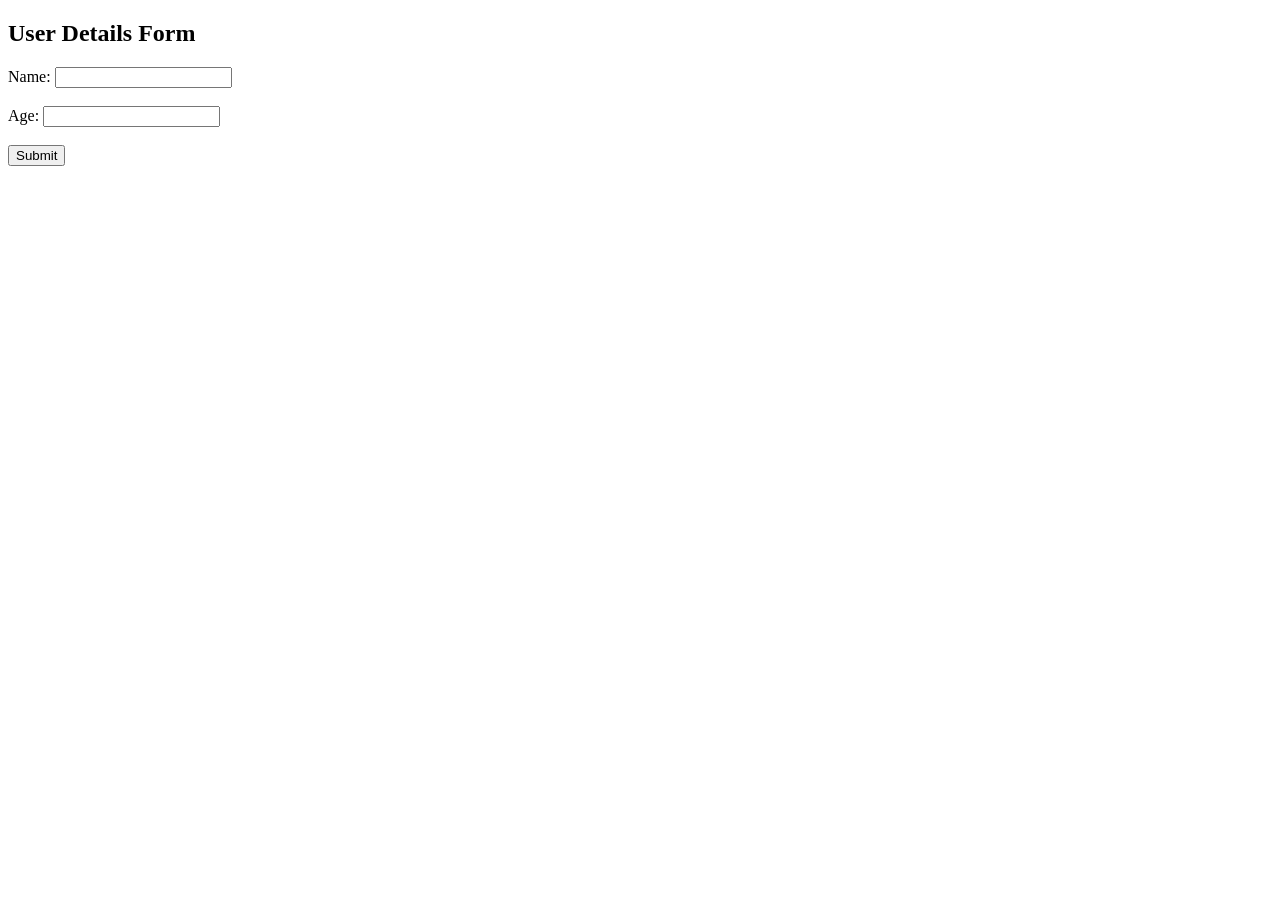
<file: exp 4/Index.html>
<!DOCTYPE html>
<html>
<head>
    <title>User Form</title>
</head>
<body>
    <h2>User Details Form</h2>
<form action="/Web_Form/UserServlet" method="post">
        Name: <input type="text" name="name" required><br><br>
        Age: <input type="text" name="age" required><br><br>
        <input type="submit" value="Submit">
    </form>
</body>
</html>
</file>
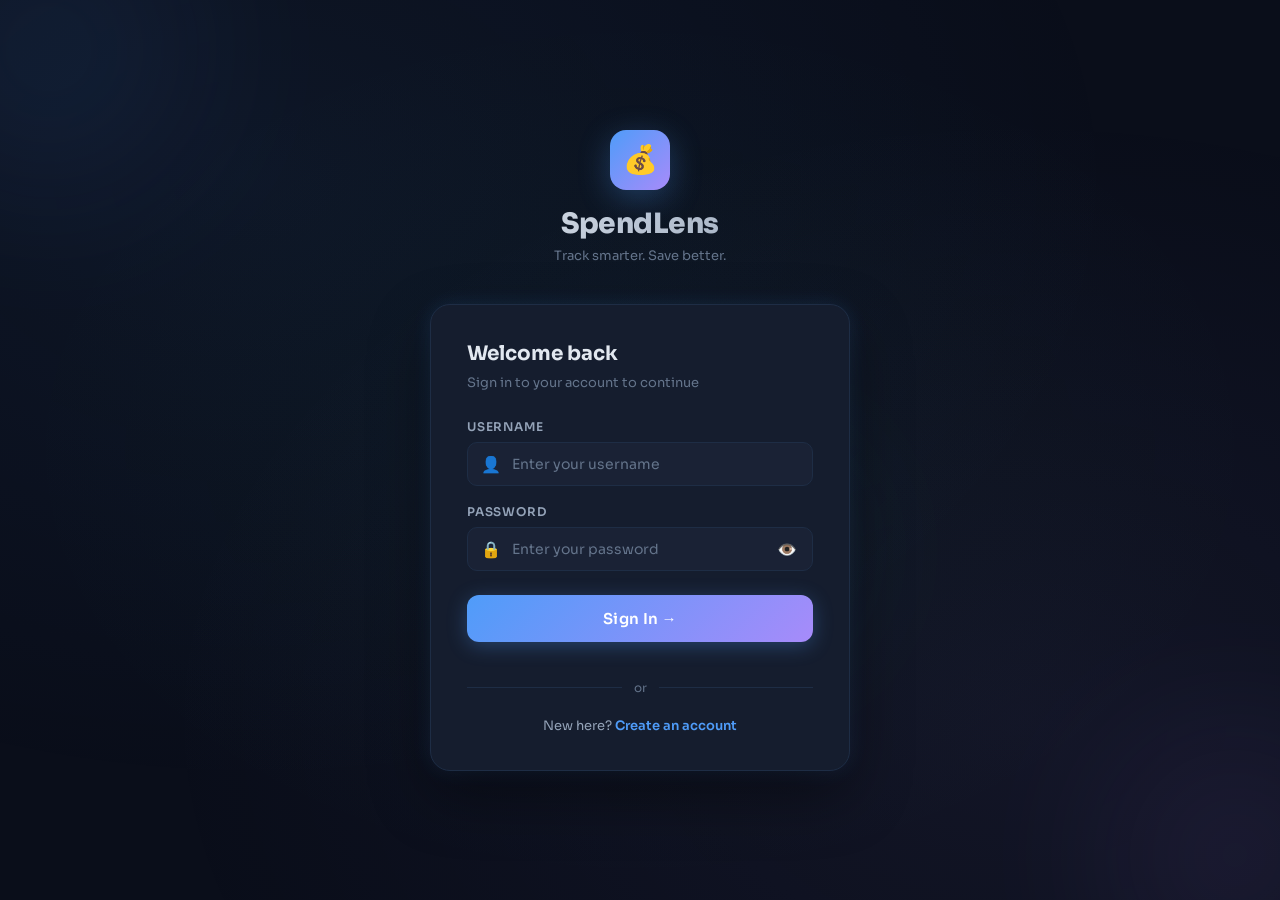
<file: Mini Project/index.html>
<!DOCTYPE html>
<html lang="en">
<head>
  <meta charset="UTF-8">
  <meta name="viewport" content="width=device-width, initial-scale=1.0">
  <title>SpendLens — Login</title>
  <link rel="stylesheet" href="css/style.css">
  <style>
    .auth-wrap {
      min-height: 100vh;
      display: flex;
      align-items: center;
      justify-content: center;
      padding: 24px;
      position: relative;
      z-index: 1;
    }

    .auth-box {
      width: 100%;
      max-width: 420px;
      animation: fadeUp 0.5s ease forwards;
    }

    @keyframes fadeUp {
      from { opacity: 0; transform: translateY(24px); }
      to { opacity: 1; transform: translateY(0); }
    }

    .brand {
      text-align: center;
      margin-bottom: 40px;
    }

    .brand-icon {
      width: 60px; height: 60px;
      background: linear-gradient(135deg, var(--accent), var(--accent2));
      border-radius: 16px;
      display: inline-flex;
      align-items: center;
      justify-content: center;
      font-size: 28px;
      margin-bottom: 16px;
      box-shadow: 0 8px 32px rgba(79,156,249,0.3);
    }

    .brand h1 {
      font-size: 28px;
      font-weight: 800;
      background: linear-gradient(135deg, var(--text) 0%, var(--text2) 100%);
      -webkit-background-clip: text;
      -webkit-text-fill-color: transparent;
      background-clip: text;
      letter-spacing: -0.5px;
    }

    .brand p {
      color: var(--text3);
      font-size: 13px;
      margin-top: 6px;
    }

    .auth-card {
      background: var(--card);
      border: 1px solid var(--border);
      border-radius: 20px;
      padding: 36px;
      box-shadow: 0 24px 60px rgba(0,0,0,0.4), var(--glow);
    }

    .auth-card h2 {
      font-size: 20px;
      font-weight: 700;
      margin-bottom: 8px;
    }

    .auth-card .subtitle {
      color: var(--text3);
      font-size: 13px;
      margin-bottom: 28px;
    }

    .form-stack {
      display: flex;
      flex-direction: column;
      gap: 18px;
    }

    .input-icon-wrap {
      position: relative;
    }

    .input-icon-wrap input {
      width: 100%;
      padding-left: 44px;
    }

    .input-icon {
      position: absolute;
      left: 14px;
      top: 50%;
      transform: translateY(-50%);
      color: var(--text3);
      font-size: 16px;
      pointer-events: none;
    }

    .eye-btn {
      position: absolute;
      right: 14px;
      top: 50%;
      transform: translateY(-50%);
      background: none;
      border: none;
      color: var(--text3);
      cursor: pointer;
      font-size: 16px;
      padding: 2px;
      transition: color 0.2s;
    }
    .eye-btn:hover { color: var(--accent); }

    .btn-full {
      width: 100%;
      justify-content: center;
      padding: 14px;
      font-size: 15px;
      border-radius: 12px;
      margin-top: 6px;
    }

    .divider {
      display: flex;
      align-items: center;
      gap: 12px;
      margin: 20px 0 4px;
      color: var(--text3);
      font-size: 12px;
    }
    .divider::before, .divider::after {
      content: '';
      flex: 1;
      height: 1px;
      background: var(--border);
    }

    .register-link {
      text-align: center;
      font-size: 13px;
      color: var(--text2);
    }
    .register-link a {
      color: var(--accent);
      text-decoration: none;
      font-weight: 600;
    }
    .register-link a:hover { text-decoration: underline; }

    .floating-shapes {
      position: fixed;
      inset: 0;
      pointer-events: none;
      overflow: hidden;
      z-index: 0;
    }
    .shape {
      position: absolute;
      border-radius: 50%;
      filter: blur(80px);
      opacity: 0.08;
      animation: float 8s ease-in-out infinite;
    }
    .shape1 { width: 300px; height: 300px; background: var(--accent); top: -100px; left: -100px; animation-delay: 0s; }
    .shape2 { width: 250px; height: 250px; background: var(--accent2); bottom: -80px; right: -80px; animation-delay: 3s; }
    .shape3 { width: 200px; height: 200px; background: var(--accent3); top: 50%; left: 50%; animation-delay: 1.5s; }

    @keyframes float {
      0%, 100% { transform: translate(0, 0) scale(1); }
      50% { transform: translate(20px, -20px) scale(1.05); }
    }
  </style>
</head>
<body>
  <div class="floating-shapes">
    <div class="shape shape1"></div>
    <div class="shape shape2"></div>
    <div class="shape shape3"></div>
  </div>

  <div class="auth-wrap">
    <div class="auth-box">
      <div class="brand">
        <div class="brand-icon">💰</div>
        <h1>SpendLens</h1>
        <p>Track smarter. Save better.</p>
      </div>

      <div class="auth-card">
        <h2>Welcome back</h2>
        <p class="subtitle">Sign in to your account to continue</p>

        <div class="form-stack">
          <div class="input-group">
            <label>Username</label>
            <div class="input-icon-wrap">
              <span class="input-icon">👤</span>
              <input type="text" id="username" placeholder="Enter your username" autocomplete="username">
            </div>
          </div>

          <div class="input-group">
            <label>Password</label>
            <div class="input-icon-wrap">
              <span class="input-icon">🔒</span>
              <input type="password" id="password" placeholder="Enter your password" autocomplete="current-password">
              <button class="eye-btn" onclick="togglePwd()" id="eyeBtn">👁️</button>
            </div>
          </div>

          <button class="btn btn-primary btn-full" onclick="doLogin()">
            Sign In →
          </button>

          <div class="divider">or</div>

          <div class="register-link">
            New here? <a href="pages/register.html">Create an account</a>
          </div>
        </div>
      </div>
    </div>
  </div>

  <div id="toast"><span class="dot"></span><span class="msg"></span></div>

  <script src="js/app.js"></script>
  <script>
    Auth.requireGuest();

    function togglePwd() {
      const inp = document.getElementById('password');
      const btn = document.getElementById('eyeBtn');
      if (inp.type === 'password') {
        inp.type = 'text';
        btn.textContent = '🙈';
      } else {
        inp.type = 'password';
        btn.textContent = '👁️';
      }
    }

    function doLogin() {
      const username = document.getElementById('username').value.trim();
      const password = document.getElementById('password').value;

      if (!username || !password) {
        showToast('Please fill in all fields', 'error');
        return;
      }

      const users = Storage.getUsers();
      const user = users.find(u => u.username === username && u.password === password);

      if (!user) {
        showToast('Invalid username or password', 'error');
        return;
      }

      Storage.setCurrentUser(username);
      showToast('Welcome back, ' + user.name + '!', 'success');
      setTimeout(() => { window.location.href = 'pages/dashboard.html'; }, 800);
    }

    // Enter key support
    document.addEventListener('keydown', (e) => {
      if (e.key === 'Enter') doLogin();
    });
  </script>
</body>
</html>
</file>
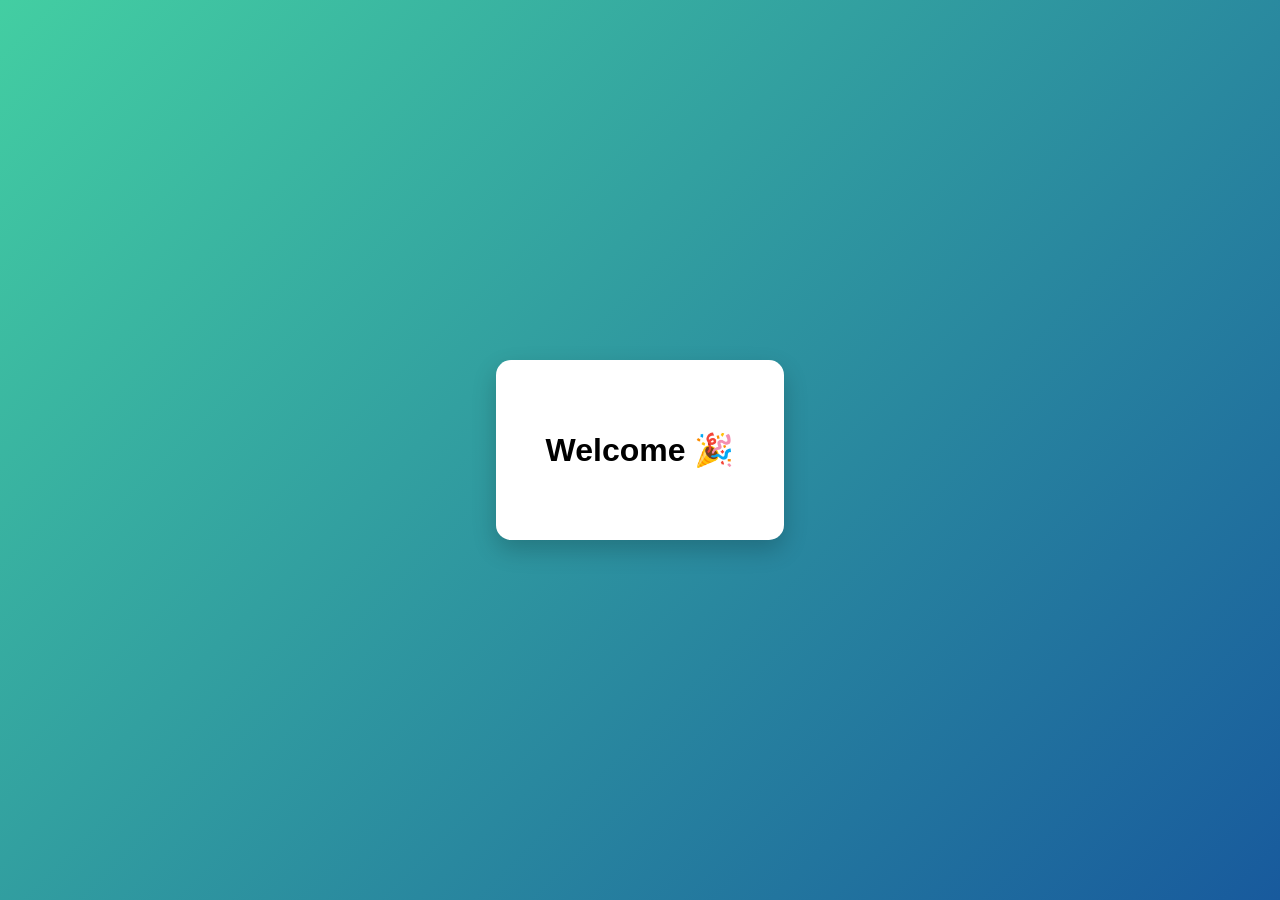
<file: exp 2/Greeting1.html>
<!DOCTYPE html>
<html>
<head>
<title>Welcome</title>
<style>
body{
margin:0;
font-family:Arial;
background:linear-gradient(135deg,#43cea2,#185a9d);
height:100vh;
display:flex;
justify-content:center;
align-items:center;
}
.card{
background:white;
padding:50px;
border-radius:15px;
text-align:center;
box-shadow:0 10px 25px rgba(0,0,0,0.2);
}
</style>
</head>
<body>

<div class="card">
<h1 id="welcomeText"></h1>
</div>

<script>
let name=localStorage.getItem("firstname");
document.getElementById("welcomeText").innerText=
"Welcome "+" 🎉";
</script>

</body>
</html>
</file>
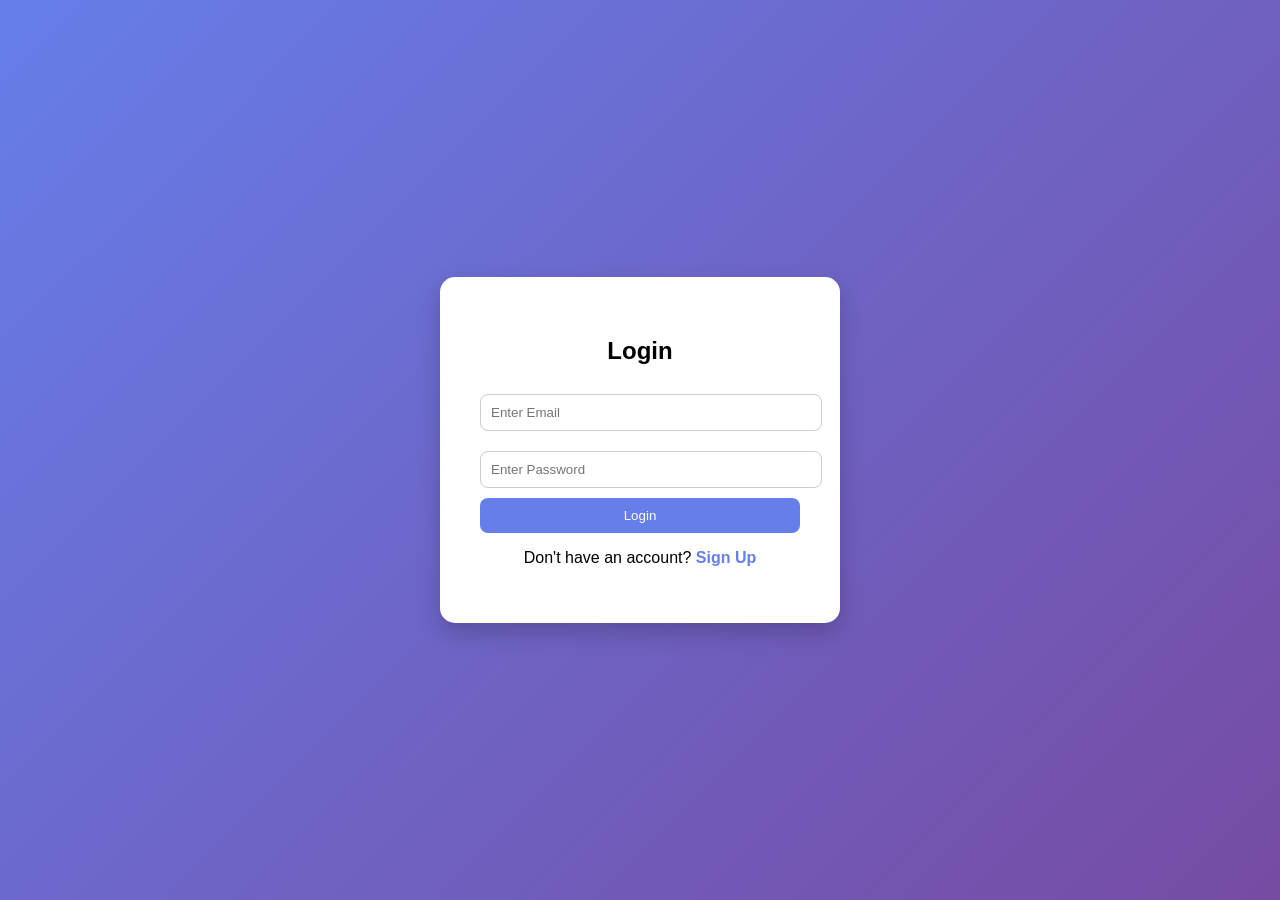
<file: exp 2/Login1.html>
<!DOCTYPE html>
<html>
<head>
<title>Login</title>
<style>
body{
margin:0;
font-family:Arial;
background:linear-gradient(135deg,#667eea,#764ba2);
height:100vh;
display:flex;
justify-content:center;
align-items:center;
}
.card{
background:white;
padding:40px;
width:320px;
border-radius:15px;
text-align:center;
box-shadow:0 10px 25px rgba(0,0,0,0.2);
}
input{
width:100%;
padding:10px;
margin:10px 0;
border-radius:8px;
border:1px solid #ccc;
}
button{
width:100%;
padding:10px;
background:#667eea;
color:white;
border:none;
border-radius:8px;
cursor:pointer;
}
a{
text-decoration:none;
color:#667eea;
font-weight:bold;
}
</style>
</head>
<body>

<div class="card">
<h2>Login</h2>

<input type="email" id="loginEmail" placeholder="Enter Email" required>
<input type="password" id="loginPassword" placeholder="Enter Password" required>

<button onclick="login()">Login</button>

<p>Don't have an account?
<a href="signup1.html">Sign Up</a></p>
</div>

<script>
function login(){
let email=document.getElementById("loginEmail").value;
let password=document.getElementById("loginPassword").value;

let storedEmail=localStorage.getItem("email");
let storedPassword=localStorage.getItem("password");

if(email===storedEmail && password===storedPassword){
window.location.href="greeting1.html";
}
else{
alert("Invalid Email or Password");
}
}
</script>

</body>
</html>
</file>
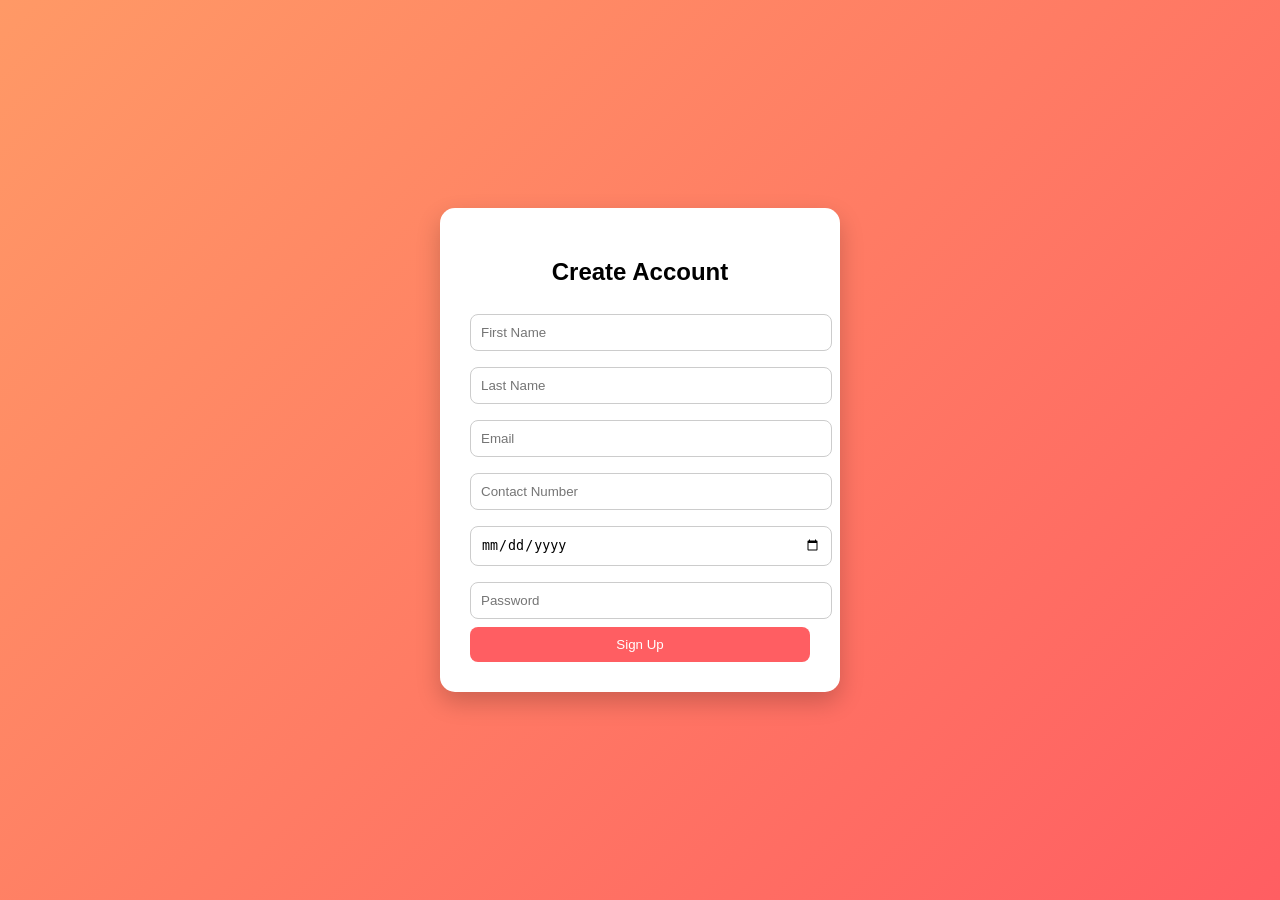
<file: exp 2/Signup1.html>
<!DOCTYPE html>
<html>
<head>
<title>Sign Up</title>
<style>
body{
margin:0;
font-family:Arial;
background:linear-gradient(135deg,#ff9966,#ff5e62);
height:100vh;
display:flex;
justify-content:center;
align-items:center;
}
.card{
background:white;
padding:30px;
width:340px;
border-radius:15px;
text-align:center;
box-shadow:0 10px 25px rgba(0,0,0,0.2);
}
input{
width:100%;
padding:10px;
margin:8px 0;
border-radius:8px;
border:1px solid #ccc;
}
button{
width:100%;
padding:10px;
background:#ff5e62;
color:white;
border:none;
border-radius:8px;
cursor:pointer;
}
</style>
</head>
<body>

<div class="card">
<h2>Create Account</h2>

<input type="text" id="fname" placeholder="First Name" required>
<input type="text" id="lname" placeholder="Last Name" required>
<input type="email" id="email" placeholder="Email" required>
<input type="tel" id="contact" placeholder="Contact Number" required>
<input type="date" id="dob" required>
<input type="password" id="password" placeholder="Password" required>

<button onclick="signup()">Sign Up</button>
</div>

<script>
function signup(){
let fname=document.getElementById("fname").value;
let email=document.getElementById("email").value;
let password=document.getElementById("password").value;

localStorage.setItem("firstname",fname);
localStorage.setItem("email",email);
localStorage.setItem("password",password);

window.location.href="greeting1.html";
}
</script>

</body>
</html>
</file>
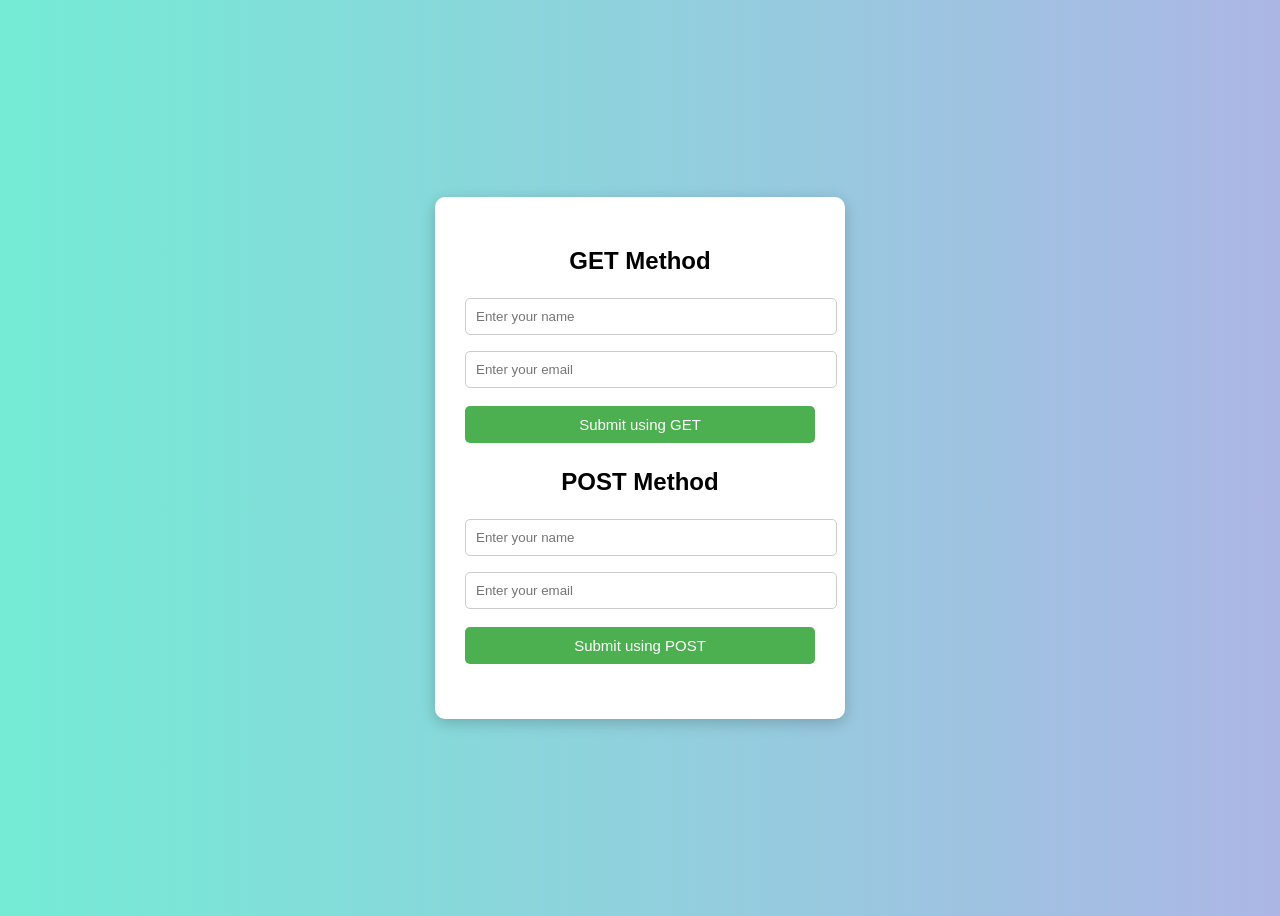
<file: exp5/form.html>
<!DOCTYPE html>

<html>

<head>

<title>GET vs POST Demo</title>



<style>



body{

    font-family: Arial, sans-serif;

    background: linear-gradient(to right, #74ebd5, #ACB6E5);

    display:flex;

    justify-content:center;

    align-items:center;

    height:100vh;

}



.container{

    background:white;

    padding:30px;

    border-radius:10px;

    box-shadow:0 4px 15px rgba(0,0,0,0.2);

    width:350px;

}



h2{

    text-align:center;

    margin-bottom:15px;

}



input[type="text"]{

    width:100%;

    padding:10px;

    margin:8px 0;

    border-radius:5px;

    border:1px solid #ccc;

}



button{

    width:100%;

    padding:10px;

    margin-top:10px;

    border:none;

    border-radius:5px;

    background:#4CAF50;

    color:white;

    font-size:15px;

    cursor:pointer;

}



button:hover{

    background:#45a049;

}



.section{

    margin-bottom:25px;

}



</style>



</head>



<body>



<div class="container">



<div class="section">



<h2>GET Method</h2>



<form action="GetPostServlet" method="get">



<input type="text" name="name" placeholder="Enter your name">



<input type="text" name="email" placeholder="Enter your email">



<button type="submit">Submit using GET</button>



</form>



</div>



<div class="section">



<h2>POST Method</h2>



<form action="GetPostServlet" method="post">



<input type="text" name="name" placeholder="Enter your name">



<input type="text" name="email" placeholder="Enter your email">



<button type="submit">Submit using POST</button>



</form>



</div>



</div>



</body>

</html>
</file>
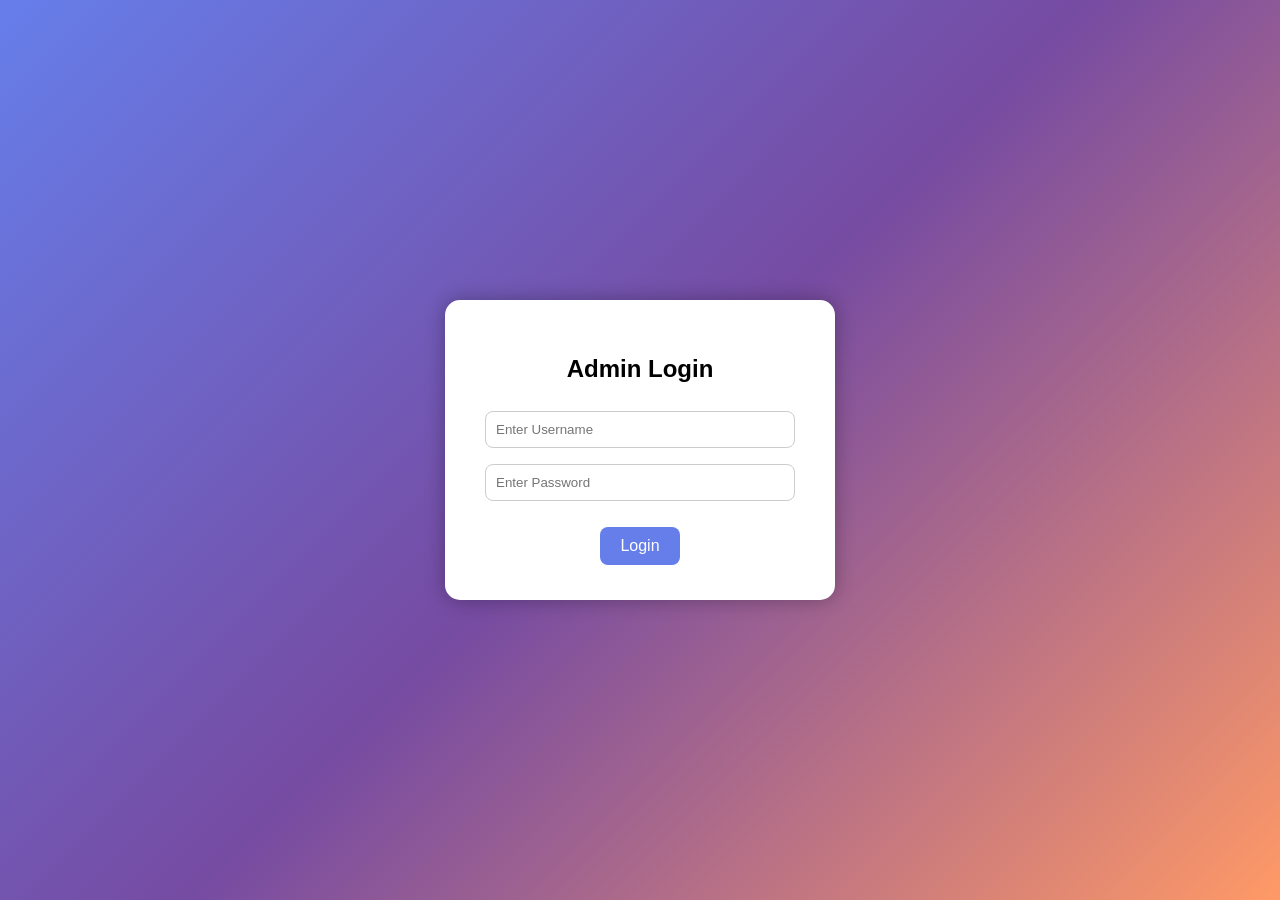
<file: exp6/login.html>
<!DOCTYPE html>
<html>
<head>
<title>Login Page</title>

<style>

body{
margin:0;
font-family:Arial;
height:100vh;
display:flex;
justify-content:center;
align-items:center;
background:linear-gradient(135deg,#667eea,#764ba2,#ff9966);
}

.login-box{
background:white;
padding:35px;
width:320px;
border-radius:15px;
text-align:center;
box-shadow:0px 0px 20px rgba(0,0,0,0.3);
}

h2{
margin-bottom:20px;
}

input{
width:90%;
padding:10px;
margin:8px 0;
border-radius:8px;
border:1px solid #ccc;
}

button{
background:#667eea;
color:white;
border:none;
padding:10px 20px;
border-radius:8px;
cursor:pointer;
font-size:16px;
}

button:hover{
background:#5a67d8;
}

</style>

</head>

<body>

<div class="login-box">

<h2>Admin Login</h2>

<form action="LoginServlet" method="post">

<input type="text" name="username" placeholder="Enter Username" required><br>

<input type="password" name="password" placeholder="Enter Password" required><br>

<br>

<button type="submit">Login</button>

</form>

</div>

</body>
</html>
</file>
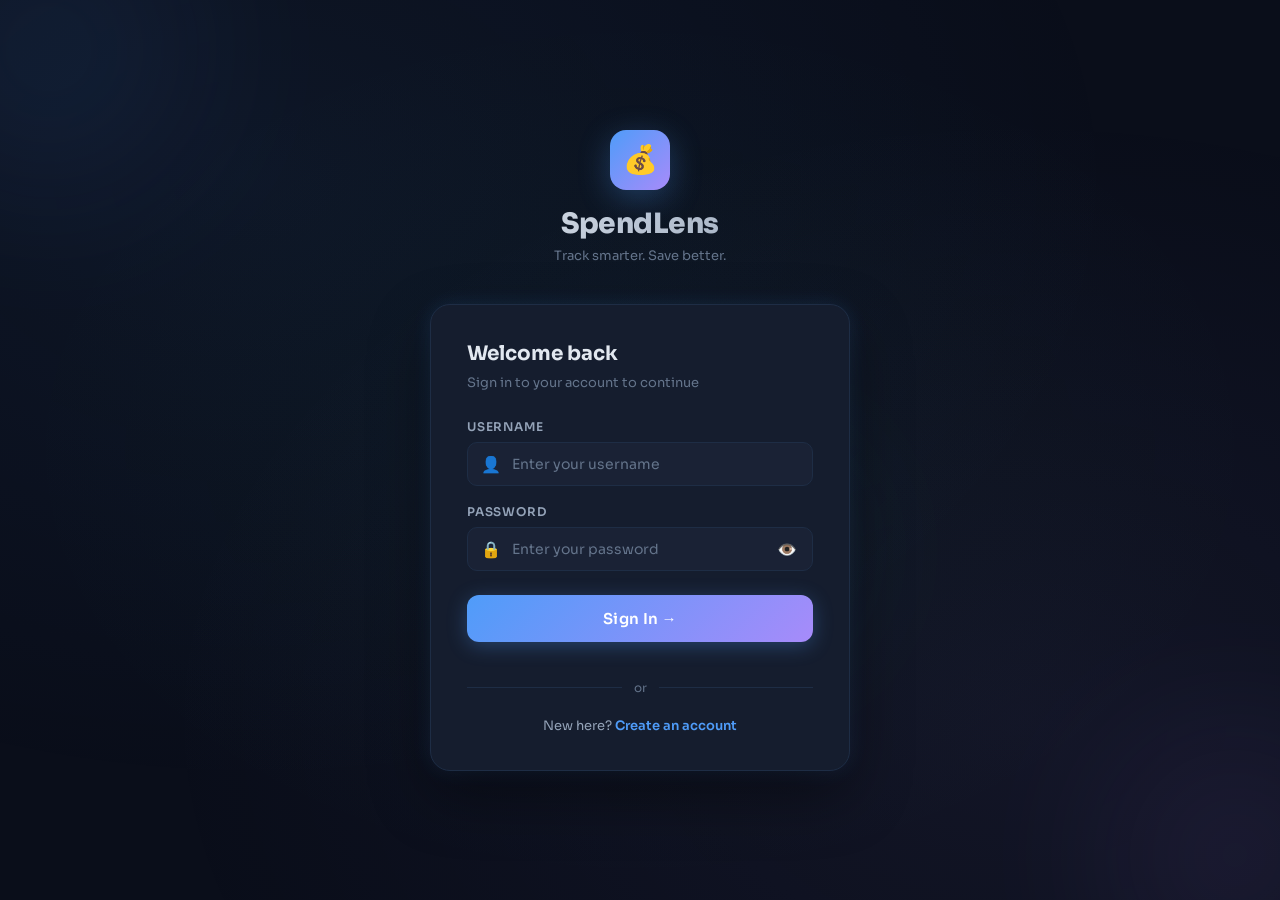
<file: Mini Project/pages/dashboard.html>
<!DOCTYPE html>
<html lang="en">
<head>
  <meta charset="UTF-8">
  <meta name="viewport" content="width=device-width, initial-scale=1.0">
  <title>SpendLens — Dashboard</title>
  <link rel="stylesheet" href="../css/style.css">
  <style>
    .app-layout {
      position: relative;
      z-index: 1;
      min-height: 100vh;
      display: flex;
      flex-direction: column;
    }

    /* TOPBAR */
    .topbar {
      display: flex;
      align-items: center;
      justify-content: space-between;
      padding: 16px 28px;
      background: rgba(17,24,39,0.8);
      backdrop-filter: blur(20px);
      border-bottom: 1px solid var(--border);
      position: sticky;
      top: 0;
      z-index: 100;
    }

    .topbar-brand {
      display: flex;
      align-items: center;
      gap: 10px;
      font-size: 18px;
      font-weight: 800;
      color: var(--text);
    }
    .topbar-brand span { font-size: 22px; }

    .profile-btn {
      position: relative;
      display: flex;
      align-items: center;
      gap: 10px;
      background: var(--bg3);
      border: 1px solid var(--border);
      border-radius: 50px;
      padding: 8px 16px 8px 8px;
      cursor: pointer;
      transition: all 0.2s;
      color: var(--text);
    }
    .profile-btn:hover {
      border-color: var(--accent);
      background: var(--card);
    }

    .avatar {
      width: 34px; height: 34px;
      background: linear-gradient(135deg, var(--accent), var(--accent2));
      border-radius: 50%;
      display: flex;
      align-items: center;
      justify-content: center;
      font-size: 14px;
      font-weight: 700;
      color: white;
      flex-shrink: 0;
    }

    .profile-name {
      font-size: 13px;
      font-weight: 600;
    }

    .profile-dropdown {
      position: absolute;
      top: calc(100% + 10px);
      right: 0;
      background: var(--card);
      border: 1px solid var(--border);
      border-radius: 12px;
      padding: 8px;
      min-width: 180px;
      box-shadow: 0 20px 50px rgba(0,0,0,0.4);
      display: none;
      animation: dropIn 0.2s ease;
    }
    .profile-dropdown.open { display: block; }

    @keyframes dropIn {
      from { opacity: 0; transform: translateY(-8px); }
      to { opacity: 1; transform: translateY(0); }
    }

    .dropdown-item {
      display: flex;
      align-items: center;
      gap: 10px;
      padding: 10px 12px;
      border-radius: 8px;
      cursor: pointer;
      font-size: 13px;
      font-weight: 500;
      color: var(--text2);
      transition: all 0.15s;
    }
    .dropdown-item:hover {
      background: var(--bg3);
      color: var(--text);
    }
    .dropdown-item.logout {
      color: var(--danger);
      margin-top: 4px;
      border-top: 1px solid var(--border);
      padding-top: 12px;
    }
    .dropdown-item.logout:hover { background: rgba(248,113,113,0.1); }

    /* MAIN */
    .main-content {
      flex: 1;
      display: grid;
      grid-template-columns: 340px 1fr;
      gap: 0;
      align-items: start;
    }

    /* LEFT: CALENDAR */
    .sidebar {
      padding: 28px 20px 28px 28px;
      position: sticky;
      top: 70px;
    }

    .section-label {
      font-size: 11px;
      font-weight: 700;
      letter-spacing: 1.2px;
      text-transform: uppercase;
      color: var(--text3);
      margin-bottom: 14px;
    }

    /* CALENDAR */
    .calendar-card {
      background: var(--card);
      border: 1px solid var(--border);
      border-radius: 18px;
      overflow: hidden;
    }

    .cal-header {
      display: flex;
      align-items: center;
      justify-content: space-between;
      padding: 18px 20px 14px;
      border-bottom: 1px solid var(--border);
    }

    .cal-month {
      font-size: 15px;
      font-weight: 700;
    }

    .cal-nav {
      display: flex;
      gap: 4px;
    }

    .cal-nav button {
      width: 30px; height: 30px;
      background: var(--bg3);
      border: 1px solid var(--border);
      border-radius: 8px;
      color: var(--text2);
      cursor: pointer;
      font-size: 14px;
      transition: all 0.15s;
      display: flex;
      align-items: center;
      justify-content: center;
    }
    .cal-nav button:hover {
      background: var(--accent);
      color: white;
      border-color: var(--accent);
    }

    .cal-grid {
      padding: 14px 16px 16px;
    }

    .cal-days-header {
      display: grid;
      grid-template-columns: repeat(7, 1fr);
      gap: 4px;
      margin-bottom: 8px;
    }

    .cal-day-name {
      text-align: center;
      font-size: 10px;
      font-weight: 700;
      letter-spacing: 0.5px;
      color: var(--text3);
      padding: 4px 0;
    }

    .cal-dates {
      display: grid;
      grid-template-columns: repeat(7, 1fr);
      gap: 4px;
    }

    .cal-date {
      aspect-ratio: 1;
      display: flex;
      flex-direction: column;
      align-items: center;
      justify-content: center;
      border-radius: 8px;
      cursor: pointer;
      transition: all 0.15s;
      font-size: 12px;
      font-weight: 500;
      color: var(--text2);
      position: relative;
      gap: 2px;
    }
    .cal-date:hover:not(.empty) {
      background: var(--bg3);
      color: var(--text);
    }
    .cal-date.today {
      background: rgba(79,156,249,0.12);
      color: var(--accent);
      border: 1px solid rgba(79,156,249,0.3);
    }
    .cal-date.selected {
      background: linear-gradient(135deg, var(--accent), var(--accent2));
      color: white;
      font-weight: 700;
      box-shadow: 0 4px 12px rgba(79,156,249,0.3);
    }
    .cal-date.has-expense::after {
      content: '';
      width: 4px; height: 4px;
      background: var(--accent3);
      border-radius: 50%;
      position: absolute;
      bottom: 3px;
    }
    .cal-date.selected::after {
      background: white;
    }
    .cal-date.empty { cursor: default; }
    .cal-date.other-month { opacity: 0.3; }

    .cal-amount {
      font-size: 8px;
      color: var(--accent3);
      font-family: 'DM Mono', monospace;
      font-weight: 500;
    }
    .cal-date.selected .cal-amount { color: rgba(255,255,255,0.8); }

    /* RIGHT: CHART + INSIGHTS */
    .right-panel {
      padding: 28px 28px 28px 8px;
      display: flex;
      flex-direction: column;
      gap: 24px;
    }

    /* FILTER TABS */
    .filter-bar {
      display: flex;
      gap: 6px;
      flex-wrap: wrap;
    }

    .filter-tab {
      padding: 8px 16px;
      border-radius: 50px;
      border: 1px solid var(--border);
      background: var(--bg3);
      color: var(--text2);
      font-size: 12px;
      font-weight: 600;
      cursor: pointer;
      transition: all 0.2s;
      font-family: 'Sora', sans-serif;
    }
    .filter-tab:hover {
      border-color: var(--accent);
      color: var(--text);
    }
    .filter-tab.active {
      background: linear-gradient(135deg, var(--accent), var(--accent2));
      border-color: transparent;
      color: white;
    }

    .custom-range {
      display: none;
      gap: 10px;
      align-items: center;
      flex-wrap: wrap;
    }
    .custom-range.show { display: flex; }
    .custom-range input[type="date"] {
      background: var(--bg3);
      border: 1px solid var(--border);
      border-radius: 8px;
      padding: 8px 12px;
      color: var(--text);
      font-family: 'Sora', sans-serif;
      font-size: 12px;
    }
    .custom-range label { font-size: 12px; color: var(--text3); }

    /* PIE CHART */
    .chart-card {
      background: var(--card);
      border: 1px solid var(--border);
      border-radius: 18px;
      padding: 24px;
    }

    .chart-title-row {
      display: flex;
      justify-content: space-between;
      align-items: flex-start;
      margin-bottom: 24px;
    }

    .chart-title {
      font-size: 16px;
      font-weight: 700;
    }
    .chart-subtitle {
      font-size: 12px;
      color: var(--text3);
      margin-top: 4px;
    }

    .total-badge {
      background: var(--bg3);
      border: 1px solid var(--border);
      border-radius: 10px;
      padding: 8px 14px;
      text-align: right;
    }
    .total-badge .lbl { font-size: 10px; color: var(--text3); letter-spacing: 0.8px; text-transform: uppercase; }
    .total-badge .val { font-size: 18px; font-weight: 800; color: var(--accent); font-family: 'DM Mono', monospace; margin-top: 2px; }

    .chart-body {
      display: flex;
      gap: 32px;
      align-items: center;
      flex-wrap: wrap;
    }

    .pie-wrap {
      position: relative;
      flex-shrink: 0;
    }

    #pieCanvas {
      width: 200px;
      height: 200px;
    }

    .pie-center {
      position: absolute;
      top: 50%; left: 50%;
      transform: translate(-50%, -50%);
      text-align: center;
      pointer-events: none;
    }
    .pie-center .pc-count { font-size: 28px; font-weight: 800; }
    .pie-center .pc-label { font-size: 10px; color: var(--text3); font-weight: 600; letter-spacing: 0.5px; }

    .pie-legend {
      flex: 1;
      min-width: 160px;
      display: flex;
      flex-direction: column;
      gap: 10px;
    }

    .legend-item {
      display: flex;
      align-items: center;
      gap: 10px;
      padding: 8px 12px;
      border-radius: 10px;
      transition: background 0.15s;
      cursor: default;
    }
    .legend-item:hover { background: var(--bg3); }

    .legend-dot {
      width: 10px; height: 10px;
      border-radius: 3px;
      flex-shrink: 0;
    }

    .legend-name {
      font-size: 13px;
      font-weight: 500;
      flex: 1;
    }

    .legend-amt {
      font-size: 12px;
      font-weight: 700;
      font-family: 'DM Mono', monospace;
      color: var(--text2);
    }

    .legend-pct {
      font-size: 10px;
      color: var(--text3);
      width: 32px;
      text-align: right;
    }

    .empty-state {
      text-align: center;
      padding: 40px 20px;
      color: var(--text3);
    }
    .empty-state .icon { font-size: 48px; margin-bottom: 16px; }
    .empty-state h3 { font-size: 16px; font-weight: 600; color: var(--text2); margin-bottom: 8px; }
    .empty-state p { font-size: 13px; line-height: 1.6; }

    /* AI INSIGHTS */
    .insights-card {
      background: var(--card);
      border: 1px solid var(--border);
      border-radius: 18px;
      padding: 24px;
    }

    .insights-header {
      display: flex;
      align-items: center;
      gap: 10px;
      margin-bottom: 20px;
    }

    .ai-badge {
      background: linear-gradient(135deg, var(--accent2), var(--accent));
      border-radius: 8px;
      padding: 4px 10px;
      font-size: 10px;
      font-weight: 700;
      letter-spacing: 0.8px;
      color: white;
    }

    .insight-list {
      display: flex;
      flex-direction: column;
      gap: 12px;
    }

    .insight-item {
      display: flex;
      gap: 12px;
      padding: 14px;
      background: var(--bg3);
      border-radius: 12px;
      border: 1px solid var(--border);
    }

    .insight-icon {
      font-size: 20px;
      flex-shrink: 0;
    }

    .insight-text {
      font-size: 13px;
      color: var(--text2);
      line-height: 1.6;
    }
    .insight-text strong { color: var(--text); }
  </style>
</head>
<body>
  <div class="app-layout">
    <!-- TOPBAR -->
    <div class="topbar">
      <div class="topbar-brand">
        <span>💰</span> SpendLens
      </div>

      <div class="profile-btn" onclick="toggleDropdown()" id="profileBtn">
        <div class="avatar" id="avatarEl">?</div>
        <span class="profile-name" id="profileNameEl">User</span>
        <span style="font-size:10px; color:var(--text3);">▼</span>

        <div class="profile-dropdown" id="profileDropdown">
          <div class="dropdown-item">
            <span>👤</span>
            <span id="ddName">—</span>
          </div>
          <div class="dropdown-item">
            <span>✉️</span>
            <span id="ddEmail">—</span>
          </div>
          <div class="dropdown-item logout" onclick="doLogout()">
            <span>🚪</span>
            <span>Logout</span>
          </div>
        </div>
      </div>
    </div>

    <div class="main-content">
      <!-- LEFT: CALENDAR -->
      <div class="sidebar">
        <div class="section-label">📅 Select Date</div>
        <div class="calendar-card">
          <div class="cal-header">
            <div class="cal-month" id="calMonth">—</div>
            <div class="cal-nav">
              <button onclick="prevMonth()">‹</button>
              <button onclick="nextMonth()">›</button>
            </div>
          </div>
          <div class="cal-grid">
            <div class="cal-days-header">
              <div class="cal-day-name">S</div>
              <div class="cal-day-name">M</div>
              <div class="cal-day-name">T</div>
              <div class="cal-day-name">W</div>
              <div class="cal-day-name">T</div>
              <div class="cal-day-name">F</div>
              <div class="cal-day-name">S</div>
            </div>
            <div class="cal-dates" id="calDates"></div>
          </div>
        </div>
      </div>

      <!-- RIGHT: CHART + INSIGHTS -->
      <div class="right-panel">
        <!-- FILTER TABS -->
        <div>
          <div class="section-label">📊 Expense Overview</div>
          <div class="filter-bar">
            <button class="filter-tab active" onclick="setFilter('today',this)">Today</button>
            <button class="filter-tab" onclick="setFilter('weekly',this)">Weekly</button>
            <button class="filter-tab" onclick="setFilter('monthly',this)">Monthly</button>
            <button class="filter-tab" onclick="setFilter('ytd',this)">Year to Date</button>
            <button class="filter-tab" onclick="setFilter('custom',this)">Custom</button>
          </div>
          <div class="custom-range" id="customRange">
            <label>From</label>
            <input type="date" id="customStart" onchange="updateChart()">
            <label>To</label>
            <input type="date" id="customEnd" onchange="updateChart()">
          </div>
        </div>

        <!-- PIE CHART -->
        <div class="chart-card">
          <div class="chart-title-row">
            <div>
              <div class="chart-title" id="chartTitle">Today's Breakdown</div>
              <div class="chart-subtitle" id="chartSubtitle"></div>
            </div>
            <div class="total-badge">
              <div class="lbl">Total</div>
              <div class="val" id="totalVal">₹0</div>
            </div>
          </div>
          <div id="chartBody">
            <div class="empty-state">
              <div class="icon">📭</div>
              <h3>No expenses found</h3>
              <p>Select a date from the calendar and add expenses to see your spending breakdown here.</p>
            </div>
          </div>
        </div>

        <!-- AI INSIGHTS -->
        <div class="insights-card">
          <div class="insights-header">
            <div class="chart-title">Spending Insights</div>
            <div class="ai-badge">✨ AI</div>
          </div>
          <div class="insight-list" id="insightList">
            <div class="insight-item">
              <div class="insight-icon">💡</div>
              <div class="insight-text">Add some expenses to get personalized AI insights about your spending habits.</div>
            </div>
          </div>
        </div>
      </div>
    </div>
  </div>

  <div id="toast"><span class="dot"></span><span class="msg"></span></div>

  <script src="../js/app.js"></script>
  <script>
    if (!Auth.requireLogin()) throw '';

    let currentFilter = 'today';
    let calYear, calMonth;
    let currentUser;

    // INIT
    function init() {
      currentUser = Auth.getCurrentUser();
      if (!currentUser) { Auth.logout(); return; }

      // Profile
      const initials = currentUser.name.split(' ').map(n=>n[0]).join('').toUpperCase().slice(0,2);
      document.getElementById('avatarEl').textContent = initials;
      document.getElementById('profileNameEl').textContent = currentUser.name.split(' ')[0];
      document.getElementById('ddName').textContent = currentUser.name;
      document.getElementById('ddEmail').textContent = currentUser.email;

      // Calendar
      const today = new Date();
      calYear = today.getFullYear();
      calMonth = today.getMonth();
      renderCalendar();

      // Chart
      updateChart();
    }

    // DROPDOWN
    function toggleDropdown() {
      document.getElementById('profileDropdown').classList.toggle('open');
    }
    document.addEventListener('click', e => {
      if (!document.getElementById('profileBtn').contains(e.target)) {
        document.getElementById('profileDropdown').classList.remove('open');
      }
    });

    function doLogout() {
      Auth.logout();
    }

    // CALENDAR
    function renderCalendar() {
      const months = ['January','February','March','April','May','June','July','August','September','October','November','December'];
      document.getElementById('calMonth').textContent = months[calMonth] + ' ' + calYear;

      const firstDay = new Date(calYear, calMonth, 1).getDay();
      const daysInMonth = new Date(calYear, calMonth + 1, 0).getDate();
      const today = todayStr();

      let html = '';
      for (let i = 0; i < firstDay; i++) html += '<div class="cal-date empty"></div>';

      for (let d = 1; d <= daysInMonth; d++) {
        const dateStr = calYear + '-' + String(calMonth+1).padStart(2,'0') + '-' + String(d).padStart(2,'0');
        const total = Storage.getTotalForDate(currentUser.username, dateStr);
        const hasExp = total > 0;
        const isToday = dateStr === today;

        let cls = 'cal-date';
        if (isToday) cls += ' today';
        if (hasExp) cls += ' has-expense';

        const amtHtml = hasExp ? `<span class="cal-amount">₹${total >= 1000 ? (total/1000).toFixed(1)+'k' : total.toFixed(0)}</span>` : '';

        html += `<div class="${cls}" onclick="selectDate('${dateStr}')" data-date="${dateStr}">
          ${d}
          ${amtHtml}
        </div>`;
      }

      document.getElementById('calDates').innerHTML = html;
    }

    function selectDate(dateStr) {
      window.location.href = `expenses.html?date=${dateStr}`;
    }

    function prevMonth() {
      calMonth--;
      if (calMonth < 0) { calMonth = 11; calYear--; }
      renderCalendar();
    }

    function nextMonth() {
      calMonth++;
      if (calMonth > 11) { calMonth = 0; calYear++; }
      renderCalendar();
    }

    // FILTER
    function setFilter(f, btn) {
      currentFilter = f;
      document.querySelectorAll('.filter-tab').forEach(b => b.classList.remove('active'));
      btn.classList.add('active');
      document.getElementById('customRange').classList.toggle('show', f === 'custom');
      updateChart();
    }

    function getDateRange() {
      const today = todayStr();
      if (currentFilter === 'today') return [today, today];
      if (currentFilter === 'weekly') return [getMondayOfWeek(), today];
      if (currentFilter === 'monthly') return [today.slice(0,8)+'01', today];
      if (currentFilter === 'ytd') return [getJan1(), today];
      if (currentFilter === 'custom') {
        const s = document.getElementById('customStart').value;
        const e = document.getElementById('customEnd').value;
        if (s && e) return [s, e];
      }
      return [today, today];
    }

    function getFilterLabel() {
      if (currentFilter === 'today') return ["Today's Breakdown", formatDate(todayStr())];
      if (currentFilter === 'weekly') return ["This Week's Breakdown", formatDate(getMondayOfWeek()) + " – " + formatDate(todayStr())];
      if (currentFilter === 'monthly') return ["This Month's Breakdown", new Date().toLocaleDateString('en-IN',{month:'long',year:'numeric'})];
      if (currentFilter === 'ytd') return ["Year to Date", "Jan 1 – " + formatDate(todayStr())];
      const s = document.getElementById('customStart')?.value;
      const e = document.getElementById('customEnd')?.value;
      if (s && e) return ["Custom Range", formatDate(s) + " – " + formatDate(e)];
      return ["Custom Range", "Select dates above"];
    }

    function updateChart() {
      const [start, end] = getDateRange();
      const [title, subtitle] = getFilterLabel();
      document.getElementById('chartTitle').textContent = title;
      document.getElementById('chartSubtitle').textContent = subtitle;

      const items = Storage.getExpensesInRange(currentUser.username, start, end);
      const total = items.reduce((s, i) => s + (parseFloat(i.amount)||0), 0);
      document.getElementById('totalVal').textContent = formatCurrency(total);

      // Group by category
      const catMap = {};
      items.forEach(item => {
        const cat = item.category || detectCategory(item.title);
        if (!catMap[cat]) catMap[cat] = 0;
        catMap[cat] += parseFloat(item.amount) || 0;
      });

      const cats = Object.entries(catMap).sort((a,b) => b[1]-a[1]);

      if (cats.length === 0) {
        document.getElementById('chartBody').innerHTML = `
          <div class="empty-state">
            <div class="icon">📭</div>
            <h3>No expenses in this period</h3>
            <p>Click a date on the calendar to add your expenses.</p>
          </div>`;
        renderInsights([]);
        return;
      }

      // Build pie chart + legend
      const bodyEl = document.getElementById('chartBody');
      bodyEl.innerHTML = `
        <div class="chart-body">
          <div class="pie-wrap">
            <canvas id="pieCanvas" width="200" height="200"></canvas>
            <div class="pie-center">
              <div class="pc-count">${cats.length}</div>
              <div class="pc-label">categories</div>
            </div>
          </div>
          <div class="pie-legend" id="pieLegend"></div>
        </div>`;

      drawPie(cats, total);
      renderLegend(cats, total);
      renderInsights(cats, total);
    }

    function drawPie(cats, total) {
      const canvas = document.getElementById('pieCanvas');
      if (!canvas) return;
      const ctx = canvas.getContext('2d');
      const cx = 100, cy = 100, r = 85, inner = 55;

      ctx.clearRect(0, 0, 200, 200);

      let angle = -Math.PI / 2;
      cats.forEach(([cat, amt]) => {
        const slice = (amt / total) * Math.PI * 2;
        const color = CATEGORY_COLORS[cat] || '#94a3b8';
        ctx.beginPath();
        ctx.moveTo(cx, cy);
        ctx.arc(cx, cy, r, angle, angle + slice);
        ctx.closePath();
        ctx.fillStyle = color;
        ctx.fill();
        angle += slice;
      });

      // Donut hole
      ctx.beginPath();
      ctx.arc(cx, cy, inner, 0, Math.PI * 2);
      ctx.fillStyle = getComputedStyle(document.documentElement).getPropertyValue('--card').trim() || '#151d2e';
      ctx.fill();

      // Gap lines
      angle = -Math.PI / 2;
      cats.forEach(([,amt]) => {
        const slice = (amt / total) * Math.PI * 2;
        ctx.beginPath();
        ctx.moveTo(cx + inner * Math.cos(angle), cy + inner * Math.sin(angle));
        ctx.lineTo(cx + r * Math.cos(angle), cy + r * Math.sin(angle));
        ctx.strokeStyle = '#0a0e1a';
        ctx.lineWidth = 2;
        ctx.stroke();
        angle += slice;
      });
    }

    function renderLegend(cats, total) {
      const el = document.getElementById('pieLegend');
      if (!el) return;
      el.innerHTML = cats.map(([cat, amt]) => {
        const pct = ((amt/total)*100).toFixed(1);
        const color = CATEGORY_COLORS[cat] || '#94a3b8';
        return `<div class="legend-item">
          <div class="legend-dot" style="background:${color}"></div>
          <span class="legend-name">${cat}</span>
          <span class="legend-amt">${formatCurrency(amt)}</span>
          <span class="legend-pct">${pct}%</span>
        </div>`;
      }).join('');
    }

    function renderInsights(cats, total) {
      const el = document.getElementById('insightList');
      if (!cats || cats.length === 0) {
        el.innerHTML = `<div class="insight-item"><div class="insight-icon">💡</div><div class="insight-text">Add some expenses to get personalized AI insights about your spending habits.</div></div>`;
        return;
      }

      const insights = [];
      const top = cats[0];
      const topPct = ((top[1]/total)*100).toFixed(0);

      insights.push({ icon: '🏆', text: `Your biggest spend is <strong>${top[0]}</strong>, accounting for <strong>${topPct}%</strong> of your total (${formatCurrency(top[1])}). Consider reviewing this category.` });

      if (cats.length >= 2) {
        const least = cats[cats.length-1];
        insights.push({ icon: '✅', text: `Great control on <strong>${least[0]}</strong> — only ${formatCurrency(least[1])} spent. Keep it up!` });
      }

      if (total > 5000) {
        insights.push({ icon: '⚠️', text: `Total spending of <strong>${formatCurrency(total)}</strong> in this period seems high. Try setting a budget limit for your top categories.` });
      } else if (total > 0) {
        insights.push({ icon: '💪', text: `Total spending of <strong>${formatCurrency(total)}</strong> looks manageable. Stay consistent with your tracking!` });
      }

      const foodCat = cats.find(([c]) => c === 'Food');
      if (foodCat && (foodCat[1]/total) > 0.4) {
        insights.push({ icon: '🍽️', text: `Food takes up over 40% of your budget. Cooking at home a few days a week could save you <strong>${formatCurrency(foodCat[1]*0.3)}</strong> or more.` });
      }

      if (cats.length > 4) {
        insights.push({ icon: '📊', text: `Spending is spread across <strong>${cats.length} categories</strong>. Consolidating or cutting smaller categories can simplify your finances.` });
      }

      el.innerHTML = insights.map(i => `
        <div class="insight-item">
          <div class="insight-icon">${i.icon}</div>
          <div class="insight-text">${i.text}</div>
        </div>`).join('');
    }

    init();
  </script>
</body>
</html>
</file>
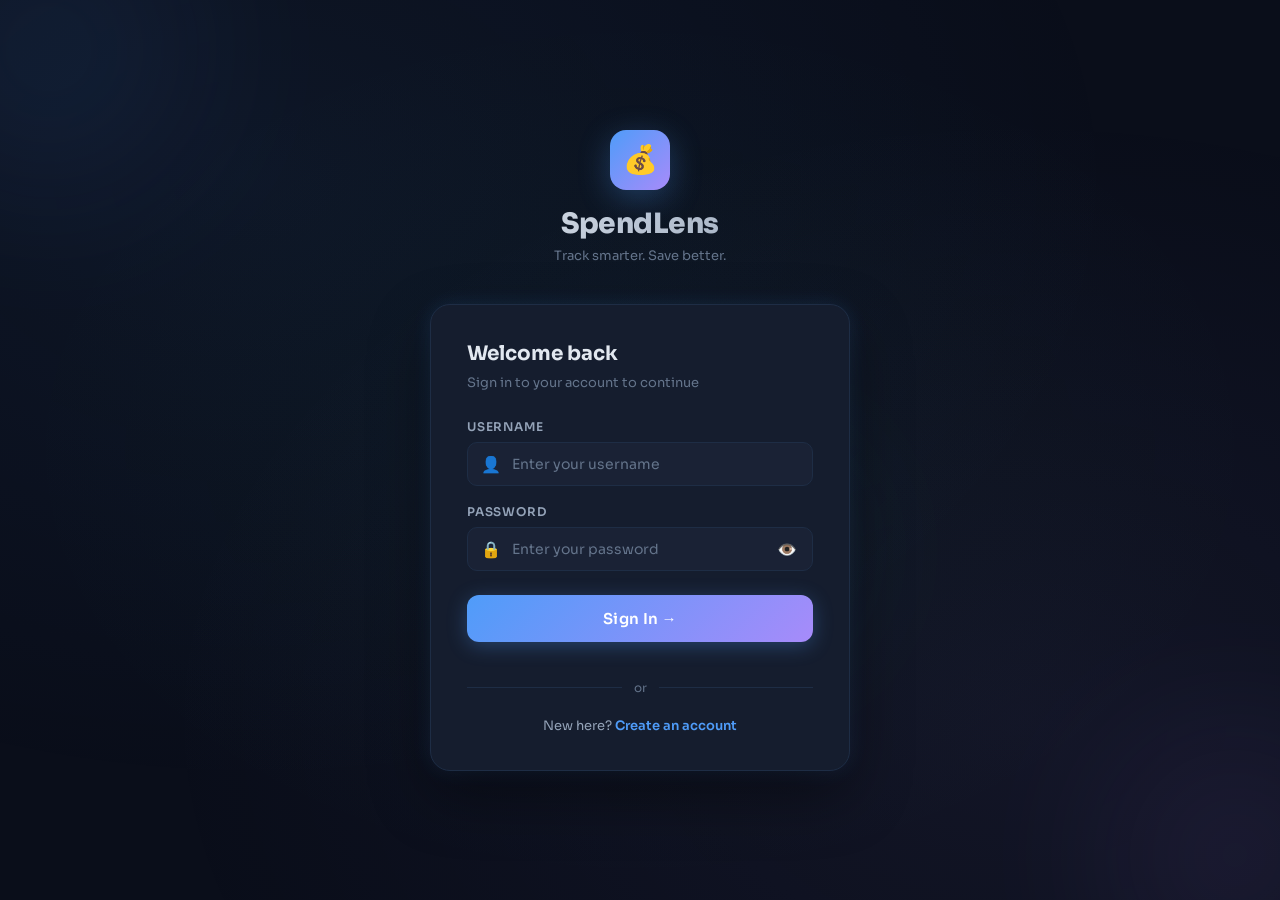
<file: Mini Project/pages/expenses.html>
<!DOCTYPE html>
<html lang="en">
<head>
  <meta charset="UTF-8">
  <meta name="viewport" content="width=device-width, initial-scale=1.0">
  <title>SpendLens — Add Expenses</title>
  <link rel="stylesheet" href="../css/style.css">
  <style>
    .app-layout {
      position: relative;
      z-index: 1;
      min-height: 100vh;
      display: flex;
      flex-direction: column;
    }

    .topbar {
      display: flex;
      align-items: center;
      justify-content: space-between;
      padding: 16px 28px;
      background: rgba(17,24,39,0.8);
      backdrop-filter: blur(20px);
      border-bottom: 1px solid var(--border);
      position: sticky;
      top: 0;
      z-index: 100;
    }

    .topbar-left {
      display: flex;
      align-items: center;
      gap: 16px;
    }

    .back-btn {
      display: flex;
      align-items: center;
      gap: 8px;
      background: var(--bg3);
      border: 1px solid var(--border);
      border-radius: 10px;
      padding: 8px 14px;
      color: var(--text2);
      cursor: pointer;
      font-size: 13px;
      font-weight: 600;
      text-decoration: none;
      transition: all 0.2s;
      font-family: 'Sora', sans-serif;
    }
    .back-btn:hover {
      border-color: var(--accent);
      color: var(--text);
    }

    .page-title {
      font-size: 16px;
      font-weight: 700;
    }

    .date-badge {
      background: linear-gradient(135deg, rgba(79,156,249,0.15), rgba(167,139,250,0.15));
      border: 1px solid rgba(79,156,249,0.2);
      border-radius: 20px;
      padding: 6px 14px;
      font-size: 13px;
      font-weight: 600;
      color: var(--accent);
    }

    .main-content {
      flex: 1;
      max-width: 860px;
      margin: 0 auto;
      width: 100%;
      padding: 32px 24px;
      display: grid;
      grid-template-columns: 1fr 340px;
      gap: 24px;
      align-items: start;
    }

    /* LEFT: Entry form */
    .entry-panel {
      display: flex;
      flex-direction: column;
      gap: 20px;
    }

    .panel-header {
      display: flex;
      align-items: center;
      justify-content: space-between;
    }

    .section-label {
      font-size: 11px;
      font-weight: 700;
      letter-spacing: 1.2px;
      text-transform: uppercase;
      color: var(--text3);
    }

    .rows-container {
      display: flex;
      flex-direction: column;
      gap: 12px;
    }

    .expense-row {
      display: flex;
      gap: 10px;
      align-items: center;
      background: var(--card);
      border: 1px solid var(--border);
      border-radius: 14px;
      padding: 14px 16px;
      animation: slideIn 0.25s ease forwards;
      transition: border-color 0.2s;
    }
    .expense-row:focus-within {
      border-color: rgba(79,156,249,0.4);
    }

    @keyframes slideIn {
      from { opacity: 0; transform: translateY(-8px); }
      to { opacity: 1; transform: translateY(0); }
    }

    .row-num {
      width: 24px;
      height: 24px;
      background: var(--bg3);
      border-radius: 6px;
      display: flex;
      align-items: center;
      justify-content: center;
      font-size: 11px;
      font-weight: 700;
      color: var(--text3);
      flex-shrink: 0;
    }

    .row-title-input {
      flex: 1;
      background: transparent;
      border: none;
      outline: none;
      color: var(--text);
      font-family: 'Sora', sans-serif;
      font-size: 14px;
      padding: 4px 0;
    }
    .row-title-input::placeholder { color: var(--text3); }

    .row-divider {
      width: 1px;
      height: 24px;
      background: var(--border);
      flex-shrink: 0;
    }

    .row-amount-wrap {
      display: flex;
      align-items: center;
      gap: 6px;
      flex-shrink: 0;
    }

    .rupee-sign {
      color: var(--accent3);
      font-weight: 700;
      font-family: 'DM Mono', monospace;
      font-size: 14px;
    }

    .row-amount-input {
      width: 90px;
      background: transparent;
      border: none;
      outline: none;
      color: var(--text);
      font-family: 'DM Mono', monospace;
      font-size: 14px;
      font-weight: 600;
      text-align: right;
      padding: 4px 0;
    }
    .row-amount-input::placeholder { color: var(--text3); }

    .cat-pill {
      font-size: 10px;
      font-weight: 600;
      padding: 3px 8px;
      border-radius: 20px;
      flex-shrink: 0;
      letter-spacing: 0.3px;
    }

    .row-del {
      width: 28px; height: 28px;
      background: none;
      border: none;
      color: var(--text3);
      cursor: pointer;
      border-radius: 6px;
      display: flex;
      align-items: center;
      justify-content: center;
      transition: all 0.15s;
      flex-shrink: 0;
    }
    .row-del:hover {
      background: rgba(248,113,113,0.1);
      color: var(--danger);
    }

    .add-row-btn {
      display: flex;
      align-items: center;
      gap: 10px;
      background: var(--bg3);
      border: 2px dashed var(--border);
      border-radius: 14px;
      padding: 14px 18px;
      color: var(--text3);
      cursor: pointer;
      font-size: 13px;
      font-weight: 600;
      font-family: 'Sora', sans-serif;
      transition: all 0.2s;
      width: 100%;
    }
    .add-row-btn:hover {
      border-color: var(--accent);
      color: var(--accent);
      background: rgba(79,156,249,0.05);
    }

    .save-bar {
      background: var(--card);
      border: 1px solid var(--border);
      border-radius: 14px;
      padding: 18px;
      display: flex;
      align-items: center;
      justify-content: space-between;
      gap: 16px;
    }

    .running-total {
      display: flex;
      flex-direction: column;
    }
    .running-total .lbl { font-size: 11px; color: var(--text3); font-weight: 600; letter-spacing: 0.8px; text-transform: uppercase; }
    .running-total .val { font-size: 24px; font-weight: 800; font-family: 'DM Mono', monospace; color: var(--accent3); margin-top: 2px; }

    /* RIGHT: Summary */
    .summary-panel {
      display: flex;
      flex-direction: column;
      gap: 16px;
      position: sticky;
      top: 88px;
    }

    .summary-card {
      background: var(--card);
      border: 1px solid var(--border);
      border-radius: 16px;
      padding: 20px;
    }

    .summary-title {
      font-size: 13px;
      font-weight: 700;
      margin-bottom: 16px;
      color: var(--text2);
    }

    .cat-breakdown {
      display: flex;
      flex-direction: column;
      gap: 10px;
    }

    .cat-row {
      display: flex;
      align-items: center;
      gap: 10px;
    }

    .cat-bar-wrap {
      flex: 1;
      display: flex;
      flex-direction: column;
      gap: 4px;
    }

    .cat-bar-header {
      display: flex;
      justify-content: space-between;
      font-size: 11px;
    }
    .cat-bar-name { color: var(--text2); font-weight: 600; }
    .cat-bar-amt { color: var(--text3); font-family: 'DM Mono', monospace; }

    .cat-bar-track {
      height: 5px;
      background: var(--bg3);
      border-radius: 3px;
      overflow: hidden;
    }

    .cat-bar-fill {
      height: 100%;
      border-radius: 3px;
      transition: width 0.4s ease;
    }

    .tips-card {
      background: linear-gradient(135deg, rgba(167,139,250,0.08), rgba(79,156,249,0.08));
      border: 1px solid rgba(167,139,250,0.2);
      border-radius: 16px;
      padding: 18px;
    }

    .tips-header {
      font-size: 12px;
      font-weight: 700;
      color: var(--accent2);
      margin-bottom: 12px;
      letter-spacing: 0.5px;
    }

    .tip-item {
      font-size: 12px;
      color: var(--text2);
      line-height: 1.6;
      padding: 6px 0;
      border-bottom: 1px solid rgba(255,255,255,0.05);
    }
    .tip-item:last-child { border: none; }
    .tip-item strong { color: var(--text); }

    .existing-note {
      background: rgba(52,211,153,0.08);
      border: 1px solid rgba(52,211,153,0.2);
      border-radius: 12px;
      padding: 14px;
      font-size: 12px;
      color: var(--accent3);
    }
    .existing-note strong { display: block; margin-bottom: 6px; font-size: 13px; }
  </style>
</head>
<body>
  <div class="app-layout">
    <div class="topbar">
      <div class="topbar-left">
        <a href="dashboard.html" class="back-btn">← Dashboard</a>
        <div class="page-title">Add Expenses</div>
        <div class="date-badge" id="dateBadge">—</div>
      </div>
    </div>

    <div class="main-content">
      <!-- LEFT -->
      <div class="entry-panel">
        <div class="panel-header">
          <div class="section-label">💸 Breakdown</div>
          <div style="font-size:12px; color:var(--text3);">Category auto-detected</div>
        </div>

        <div class="rows-container" id="rowsContainer"></div>

        <button class="add-row-btn" onclick="addRow()">
          <span style="font-size:18px;">+</span>
          Add expense item
        </button>

        <div class="save-bar">
          <div class="running-total">
            <div class="lbl">Total</div>
            <div class="val" id="runningTotal">₹0.00</div>
          </div>
          <button class="btn btn-primary" onclick="saveExpenses()" style="padding: 14px 28px; font-size:15px;">
            💾 Save Expenses
          </button>
        </div>
      </div>

      <!-- RIGHT -->
      <div class="summary-panel">
        <div id="existingNote" style="display:none" class="existing-note">
          <strong>📌 Previously saved for this date</strong>
          <span id="existingText">—</span>
        </div>

        <div class="summary-card">
          <div class="summary-title">Category Breakdown</div>
          <div class="cat-breakdown" id="catBreakdown">
            <div style="color:var(--text3); font-size:13px;">No items yet</div>
          </div>
        </div>

        <div class="tips-card">
          <div class="tips-header">💡 Smart Tips</div>
          <div class="tip-item">Type <strong>"coffee"</strong> or <strong>"lunch"</strong> — category detects automatically</div>
          <div class="tip-item">Press <strong>Tab</strong> to jump between fields quickly</div>
          <div class="tip-item">Adding new rows creates a complete entry — press <strong>Enter</strong> anytime to add</div>
        </div>
      </div>
    </div>
  </div>

  <div id="toast"><span class="dot"></span><span class="msg"></span></div>

  <script src="../js/app.js"></script>
  <script>
    if (!Auth.requireLogin()) throw '';

    const currentUser = Auth.getCurrentUser();
    const params = new URLSearchParams(window.location.search);
    const selectedDate = params.get('date') || todayStr();

    document.getElementById('dateBadge').textContent = formatDate(selectedDate);

    let rows = [];
    let rowId = 0;

    function init() {
      // Show existing
      const existing = Storage.getExpensesForDate(currentUser.username, selectedDate);
      if (existing.length > 0) {
        const total = existing.reduce((s,i) => s + parseFloat(i.amount||0), 0);
        const note = document.getElementById('existingNote');
        note.style.display = 'block';
        document.getElementById('existingText').textContent =
          `${existing.length} item(s) already saved — ${formatCurrency(total)}. New entries will be added to existing ones.`;
      }

      addRow();
    }

    function addRow() {
      const id = rowId++;
      rows.push({ id, title: '', amount: '' });
      renderRows();
      // Focus last title
      setTimeout(() => {
        const inp = document.getElementById(`title_${id}`);
        if (inp) inp.focus();
      }, 50);
    }

    function removeRow(id) {
      if (rows.length === 1) { showToast('At least one row is required', 'error'); return; }
      rows = rows.filter(r => r.id !== id);
      renderRows();
      updateSummary();
    }

    function renderRows() {
      const container = document.getElementById('rowsContainer');
      container.innerHTML = rows.map((row, idx) => {
        const cat = row.title ? detectCategory(row.title) : null;
        const color = cat ? CATEGORY_COLORS[cat] : null;
        const catPill = cat ? `<span class="cat-pill" style="background:${color}22; color:${color};">${cat}</span>` : '';

        return `<div class="expense-row" id="row_${row.id}">
          <div class="row-num">${idx+1}</div>
          <input type="text"
            class="row-title-input"
            id="title_${row.id}"
            placeholder="What did you spend on?"
            value="${escHtml(row.title)}"
            oninput="updateRow(${row.id}, 'title', this.value)"
            onkeydown="handleKey(event, ${row.id}, 'title')">
          ${catPill}
          <div class="row-divider"></div>
          <div class="row-amount-wrap">
            <span class="rupee-sign">₹</span>
            <input type="number"
              class="row-amount-input"
              id="amount_${row.id}"
              placeholder="0.00"
              value="${row.amount}"
              oninput="updateRow(${row.id}, 'amount', this.value)"
              onkeydown="handleKey(event, ${row.id}, 'amount')"
              step="0.01" min="0">
          </div>
          <button class="row-del" onclick="removeRow(${row.id})" title="Remove">✕</button>
        </div>`;
      }).join('');
    }

    function escHtml(s) {
      return s.replace(/&/g,'&amp;').replace(/</g,'&lt;').replace(/>/g,'&gt;').replace(/"/g,'&quot;');
    }

    function updateRow(id, field, value) {
      const row = rows.find(r => r.id === id);
      if (!row) return;
      row[field] = value;
      if (field === 'title') updateCatPill(id, value); // only update pill, no full re-render
      updateTotal();
      updateSummary();
    }

    function updateCatPill(id, title) {
      const rowEl = document.getElementById(`row_${id}`);
      if (!rowEl) return;
      const cat = title ? detectCategory(title) : null;
      const color = cat ? CATEGORY_COLORS[cat] : null;
      let pill = rowEl.querySelector('.cat-pill');
      if (cat) {
        if (!pill) {
          pill = document.createElement('span');
          pill.className = 'cat-pill';
          const divider = rowEl.querySelector('.row-divider');
          rowEl.insertBefore(pill, divider);
        }
        pill.textContent = cat;
        pill.style.background = color + '22';
        pill.style.color = color;
      } else {
        if (pill) pill.remove();
      }
    }

    function handleKey(e, id, field) {
      if (e.key === 'Enter' || e.key === 'Tab') {
        if (field === 'amount') {
          e.preventDefault();
          const rowIdx = rows.findIndex(r => r.id === id);
          if (rowIdx === rows.length - 1) {
            addRow();
          } else {
            const nextTitle = document.getElementById(`title_${rows[rowIdx+1].id}`);
            if (nextTitle) nextTitle.focus();
          }
        }
      }
    }

    function updateTotal() {
      const total = rows.reduce((s, r) => s + (parseFloat(r.amount)||0), 0);
      document.getElementById('runningTotal').textContent = formatCurrency(total);
    }

    function updateSummary() {
      const catMap = {};
      rows.forEach(r => {
        if (!r.title && !r.amount) return;
        const cat = detectCategory(r.title || '');
        if (!catMap[cat]) catMap[cat] = 0;
        catMap[cat] += parseFloat(r.amount)||0;
      });

      const total = Object.values(catMap).reduce((s,v) => s+v, 0);
      const cats = Object.entries(catMap).sort((a,b) => b[1]-a[1]);

      const el = document.getElementById('catBreakdown');
      if (cats.length === 0) {
        el.innerHTML = '<div style="color:var(--text3); font-size:13px;">No items yet</div>';
        return;
      }

      el.innerHTML = cats.map(([cat, amt]) => {
        const pct = total > 0 ? (amt/total*100).toFixed(0) : 0;
        const color = CATEGORY_COLORS[cat] || '#94a3b8';
        return `<div class="cat-row">
          <div class="cat-bar-wrap">
            <div class="cat-bar-header">
              <span class="cat-bar-name">${cat}</span>
              <span class="cat-bar-amt">${formatCurrency(amt)}</span>
            </div>
            <div class="cat-bar-track">
              <div class="cat-bar-fill" style="width:${pct}%; background:${color};"></div>
            </div>
          </div>
        </div>`;
      }).join('');
    }

    function saveExpenses() {
      const valid = rows.filter(r => r.title.trim() && parseFloat(r.amount) > 0);
      if (valid.length === 0) {
        showToast('Add at least one item with a title and amount', 'error');
        return;
      }

      const items = valid.map(r => ({
        title: r.title.trim(),
        amount: parseFloat(r.amount),
        category: detectCategory(r.title),
        timestamp: new Date().toISOString()
      }));

      Storage.addExpense(currentUser.username, selectedDate, items);
      showToast(`✅ ${valid.length} expense(s) saved!`, 'success');

      setTimeout(() => {
        window.location.href = 'dashboard.html';
      }, 900);
    }

    init();
  </script>
</body>
</html>
</file>
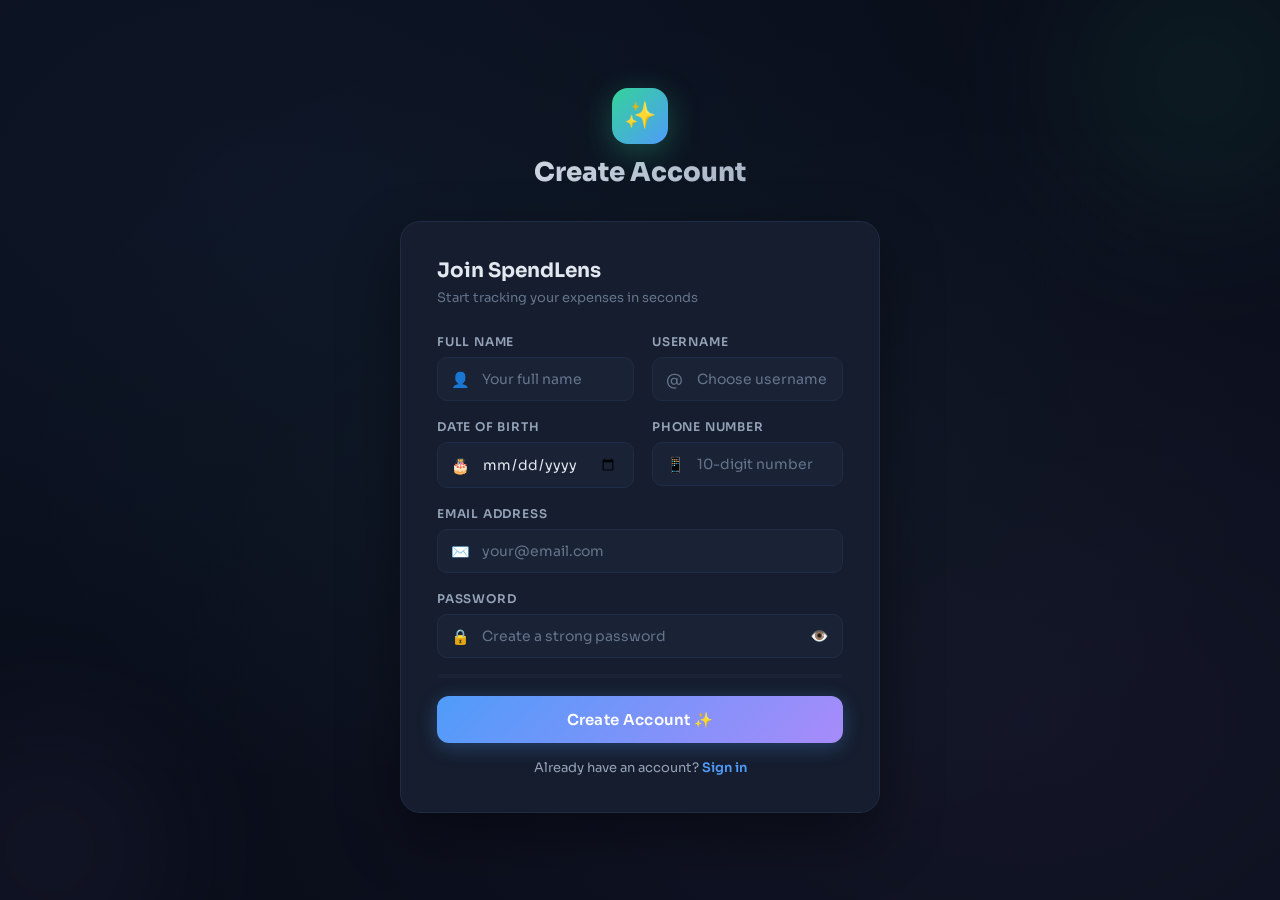
<file: Mini Project/pages/register.html>
<!DOCTYPE html>
<html lang="en">
<head>
  <meta charset="UTF-8">
  <meta name="viewport" content="width=device-width, initial-scale=1.0">
  <title>SpendLens — Register</title>
  <link rel="stylesheet" href="../css/style.css">
  <style>
    .auth-wrap {
      min-height: 100vh;
      display: flex;
      align-items: center;
      justify-content: center;
      padding: 24px;
      position: relative;
      z-index: 1;
    }

    .auth-box {
      width: 100%;
      max-width: 480px;
      animation: fadeUp 0.5s ease forwards;
    }

    @keyframes fadeUp {
      from { opacity: 0; transform: translateY(24px); }
      to { opacity: 1; transform: translateY(0); }
    }

    .brand {
      text-align: center;
      margin-bottom: 32px;
    }

    .brand-icon {
      width: 56px; height: 56px;
      background: linear-gradient(135deg, var(--accent3), var(--accent));
      border-radius: 16px;
      display: inline-flex;
      align-items: center;
      justify-content: center;
      font-size: 26px;
      margin-bottom: 12px;
      box-shadow: 0 8px 32px rgba(52,211,153,0.3);
    }

    .brand h1 {
      font-size: 26px;
      font-weight: 800;
      background: linear-gradient(135deg, var(--text) 0%, var(--text2) 100%);
      -webkit-background-clip: text;
      -webkit-text-fill-color: transparent;
      background-clip: text;
    }

    .auth-card {
      background: var(--card);
      border: 1px solid var(--border);
      border-radius: 20px;
      padding: 36px;
      box-shadow: 0 24px 60px rgba(0,0,0,0.4);
    }

    .auth-card h2 {
      font-size: 20px;
      font-weight: 700;
      margin-bottom: 6px;
    }
    .auth-card .subtitle {
      color: var(--text3);
      font-size: 13px;
      margin-bottom: 28px;
    }

    .form-grid {
      display: grid;
      grid-template-columns: 1fr 1fr;
      gap: 18px;
    }

    .span2 { grid-column: span 2; }

    .input-icon-wrap {
      position: relative;
    }
    .input-icon-wrap input {
      width: 100%;
      padding-left: 44px;
    }
    .input-icon {
      position: absolute;
      left: 14px;
      top: 50%;
      transform: translateY(-50%);
      color: var(--text3);
      font-size: 15px;
      pointer-events: none;
    }

    .eye-btn {
      position: absolute;
      right: 14px;
      top: 50%;
      transform: translateY(-50%);
      background: none;
      border: none;
      color: var(--text3);
      cursor: pointer;
      font-size: 15px;
    }

    .btn-full {
      width: 100%;
      justify-content: center;
      padding: 14px;
      font-size: 15px;
    }

    .login-link {
      text-align: center;
      font-size: 13px;
      color: var(--text2);
      margin-top: 16px;
    }
    .login-link a {
      color: var(--accent);
      text-decoration: none;
      font-weight: 600;
    }

    .strength-bar {
      height: 4px;
      background: var(--bg3);
      border-radius: 2px;
      margin-top: 8px;
      overflow: hidden;
    }
    .strength-fill {
      height: 100%;
      border-radius: 2px;
      transition: all 0.3s;
      width: 0%;
    }

    .floating-shapes {
      position: fixed;
      inset: 0;
      pointer-events: none;
      overflow: hidden;
      z-index: 0;
    }
    .shape {
      position: absolute;
      border-radius: 50%;
      filter: blur(80px);
      opacity: 0.07;
      animation: float 10s ease-in-out infinite;
    }
    .shape1 { width: 280px; height: 280px; background: var(--accent3); top: -60px; right: -60px; }
    .shape2 { width: 220px; height: 220px; background: var(--accent2); bottom: -60px; left: -60px; animation-delay: 2s; }

    @keyframes float {
      0%, 100% { transform: translate(0, 0); }
      50% { transform: translate(-15px, 15px); }
    }
  </style>
</head>
<body>
  <div class="floating-shapes">
    <div class="shape shape1"></div>
    <div class="shape shape2"></div>
  </div>

  <div class="auth-wrap">
    <div class="auth-box">
      <div class="brand">
        <div class="brand-icon">✨</div>
        <h1>Create Account</h1>
      </div>

      <div class="auth-card">
        <h2>Join SpendLens</h2>
        <p class="subtitle">Start tracking your expenses in seconds</p>

        <div class="form-grid">
          <div class="input-group">
            <label>Full Name</label>
            <div class="input-icon-wrap">
              <span class="input-icon">👤</span>
              <input type="text" id="name" placeholder="Your full name">
            </div>
          </div>

          <div class="input-group">
            <label>Username</label>
            <div class="input-icon-wrap">
              <span class="input-icon">@</span>
              <input type="text" id="username" placeholder="Choose username">
            </div>
          </div>

          <div class="input-group">
            <label>Date of Birth</label>
            <div class="input-icon-wrap">
              <span class="input-icon">🎂</span>
              <input type="date" id="dob" style="padding-left:44px;">
            </div>
          </div>

          <div class="input-group">
            <label>Phone Number</label>
            <div class="input-icon-wrap">
              <span class="input-icon">📱</span>
              <input type="tel" id="phone" placeholder="10-digit number">
            </div>
          </div>

          <div class="input-group span2">
            <label>Email Address</label>
            <div class="input-icon-wrap">
              <span class="input-icon">✉️</span>
              <input type="email" id="email" placeholder="your@email.com" style="padding-left:44px;">
            </div>
          </div>

          <div class="input-group span2">
            <label>Password</label>
            <div class="input-icon-wrap">
              <span class="input-icon">🔒</span>
              <input type="password" id="password" placeholder="Create a strong password" oninput="checkStrength(this.value)" style="padding-left:44px;">
              <button class="eye-btn" onclick="togglePwd()">👁️</button>
            </div>
            <div class="strength-bar">
              <div class="strength-fill" id="strengthFill"></div>
            </div>
          </div>

          <div class="span2">
            <button class="btn btn-primary btn-full" onclick="doRegister()">
              Create Account ✨
            </button>
          </div>
        </div>

        <div class="login-link">
          Already have an account? <a href="../index.html">Sign in</a>
        </div>
      </div>
    </div>
  </div>

  <div id="toast"><span class="dot"></span><span class="msg"></span></div>

  <script src="../js/app.js"></script>
  <script>
    Auth.requireGuest();

    function togglePwd() {
      const inp = document.getElementById('password');
      inp.type = inp.type === 'password' ? 'text' : 'password';
    }

    function checkStrength(val) {
      const fill = document.getElementById('strengthFill');
      let score = 0;
      if (val.length >= 6) score++;
      if (val.length >= 10) score++;
      if (/[A-Z]/.test(val)) score++;
      if (/[0-9]/.test(val)) score++;
      if (/[^A-Za-z0-9]/.test(val)) score++;

      const colors = ['#f87171','#fb923c','#facc15','#4ade80','#34d399'];
      fill.style.width = (score * 20) + '%';
      fill.style.background = colors[Math.max(0, score - 1)] || '#f87171';
    }

    function doRegister() {
      const name = document.getElementById('name').value.trim();
      const username = document.getElementById('username').value.trim();
      const dob = document.getElementById('dob').value;
      const phone = document.getElementById('phone').value.trim();
      const email = document.getElementById('email').value.trim();
      const password = document.getElementById('password').value;

      if (!name || !username || !dob || !phone || !email || !password) {
        showToast('Please fill in all fields', 'error'); return;
      }
      if (!/^\d{10}$/.test(phone)) {
        showToast('Phone number must be 10 digits', 'error'); return;
      }
      if (!/^[^\s@]+@[^\s@]+\.[^\s@]+$/.test(email)) {
        showToast('Enter a valid email address', 'error'); return;
      }
      if (password.length < 6) {
        showToast('Password must be at least 6 characters', 'error'); return;
      }

      const users = Storage.getUsers();
      if (users.find(u => u.username === username)) {
        showToast('Username already taken. Try another.', 'error'); return;
      }
      if (users.find(u => u.email === email)) {
        showToast('Email already registered', 'error'); return;
      }

      users.push({ name, username, dob, phone, email, password });
      Storage.saveUsers(users);

      showToast('Account created! Redirecting to login...', 'success');
      setTimeout(() => { window.location.href = '../index.html'; }, 1200);
    }

    document.addEventListener('keydown', e => {
      if (e.key === 'Enter') doRegister();
    });
  </script>
</body>
</html>
</file>
<file: Mini Project/css/style.css>
@import url('https://fonts.googleapis.com/css2?family=Sora:wght@300;400;500;600;700;800&family=DM+Mono:wght@300;400;500&display=swap');

:root {
  --bg: #0a0e1a;
  --bg2: #111827;
  --bg3: #1a2235;
  --card: #151d2e;
  --border: #1e2d45;
  --accent: #4f9cf9;
  --accent2: #a78bfa;
  --accent3: #34d399;
  --accent4: #fb923c;
  --accent5: #f472b6;
  --text: #e2e8f0;
  --text2: #94a3b8;
  --text3: #64748b;
  --danger: #f87171;
  --success: #34d399;
  --glow: 0 0 20px rgba(79,156,249,0.15);
  --glow2: 0 0 40px rgba(167,139,250,0.1);
}

* { margin: 0; padding: 0; box-sizing: border-box; }

body {
  font-family: 'Sora', sans-serif;
  background: var(--bg);
  color: var(--text);
  min-height: 100vh;
  overflow-x: hidden;
}

body::before {
  content: '';
  position: fixed;
  top: 0; left: 0; right: 0; bottom: 0;
  background: 
    radial-gradient(ellipse at 20% 20%, rgba(79,156,249,0.06) 0%, transparent 60%),
    radial-gradient(ellipse at 80% 80%, rgba(167,139,250,0.06) 0%, transparent 60%),
    radial-gradient(ellipse at 50% 50%, rgba(52,211,153,0.03) 0%, transparent 70%);
  pointer-events: none;
  z-index: 0;
}

/* SCROLLBAR */
::-webkit-scrollbar { width: 6px; }
::-webkit-scrollbar-track { background: var(--bg2); }
::-webkit-scrollbar-thumb { background: var(--border); border-radius: 3px; }
::-webkit-scrollbar-thumb:hover { background: var(--accent); }

/* BUTTONS */
.btn {
  display: inline-flex;
  align-items: center;
  gap: 8px;
  padding: 12px 24px;
  border-radius: 12px;
  border: none;
  cursor: pointer;
  font-family: 'Sora', sans-serif;
  font-size: 14px;
  font-weight: 600;
  transition: all 0.25s ease;
  text-decoration: none;
  letter-spacing: 0.3px;
}

.btn-primary {
  background: linear-gradient(135deg, var(--accent), var(--accent2));
  color: white;
  box-shadow: 0 4px 20px rgba(79,156,249,0.3);
}
.btn-primary:hover {
  transform: translateY(-2px);
  box-shadow: 0 8px 30px rgba(79,156,249,0.45);
}

.btn-ghost {
  background: transparent;
  color: var(--text2);
  border: 1px solid var(--border);
}
.btn-ghost:hover {
  background: var(--bg3);
  color: var(--text);
  border-color: var(--accent);
}

.btn-danger {
  background: rgba(248,113,113,0.1);
  color: var(--danger);
  border: 1px solid rgba(248,113,113,0.2);
}
.btn-danger:hover {
  background: rgba(248,113,113,0.2);
}

/* INPUTS */
.input-group {
  display: flex;
  flex-direction: column;
  gap: 8px;
}

.input-group label {
  font-size: 12px;
  font-weight: 600;
  color: var(--text2);
  letter-spacing: 0.8px;
  text-transform: uppercase;
}

.input-group input, .input-group select {
  background: var(--bg3);
  border: 1px solid var(--border);
  border-radius: 10px;
  padding: 12px 16px;
  color: var(--text);
  font-family: 'Sora', sans-serif;
  font-size: 14px;
  transition: all 0.2s;
  outline: none;
}

.input-group input:focus, .input-group select:focus {
  border-color: var(--accent);
  box-shadow: 0 0 0 3px rgba(79,156,249,0.1);
}

.input-group input::placeholder { color: var(--text3); }

/* CARDS */
.card {
  background: var(--card);
  border: 1px solid var(--border);
  border-radius: 16px;
  padding: 24px;
  position: relative;
  overflow: hidden;
}

.card::before {
  content: '';
  position: absolute;
  top: 0; left: 0; right: 0;
  height: 1px;
  background: linear-gradient(90deg, transparent, rgba(79,156,249,0.3), transparent);
}

/* TOAST */
#toast {
  position: fixed;
  bottom: 30px;
  right: 30px;
  background: var(--card);
  border: 1px solid var(--border);
  border-radius: 12px;
  padding: 14px 20px;
  color: var(--text);
  font-size: 14px;
  font-weight: 500;
  z-index: 9999;
  opacity: 0;
  transform: translateY(20px);
  transition: all 0.3s ease;
  display: flex;
  align-items: center;
  gap: 10px;
  max-width: 320px;
}

#toast.show {
  opacity: 1;
  transform: translateY(0);
}

#toast.success { border-color: rgba(52,211,153,0.4); }
#toast.error { border-color: rgba(248,113,113,0.4); }
#toast .dot {
  width: 8px; height: 8px;
  border-radius: 50%;
  flex-shrink: 0;
}
#toast.success .dot { background: var(--success); }
#toast.error .dot { background: var(--danger); }
#toast.info .dot { background: var(--accent); }
</file>
